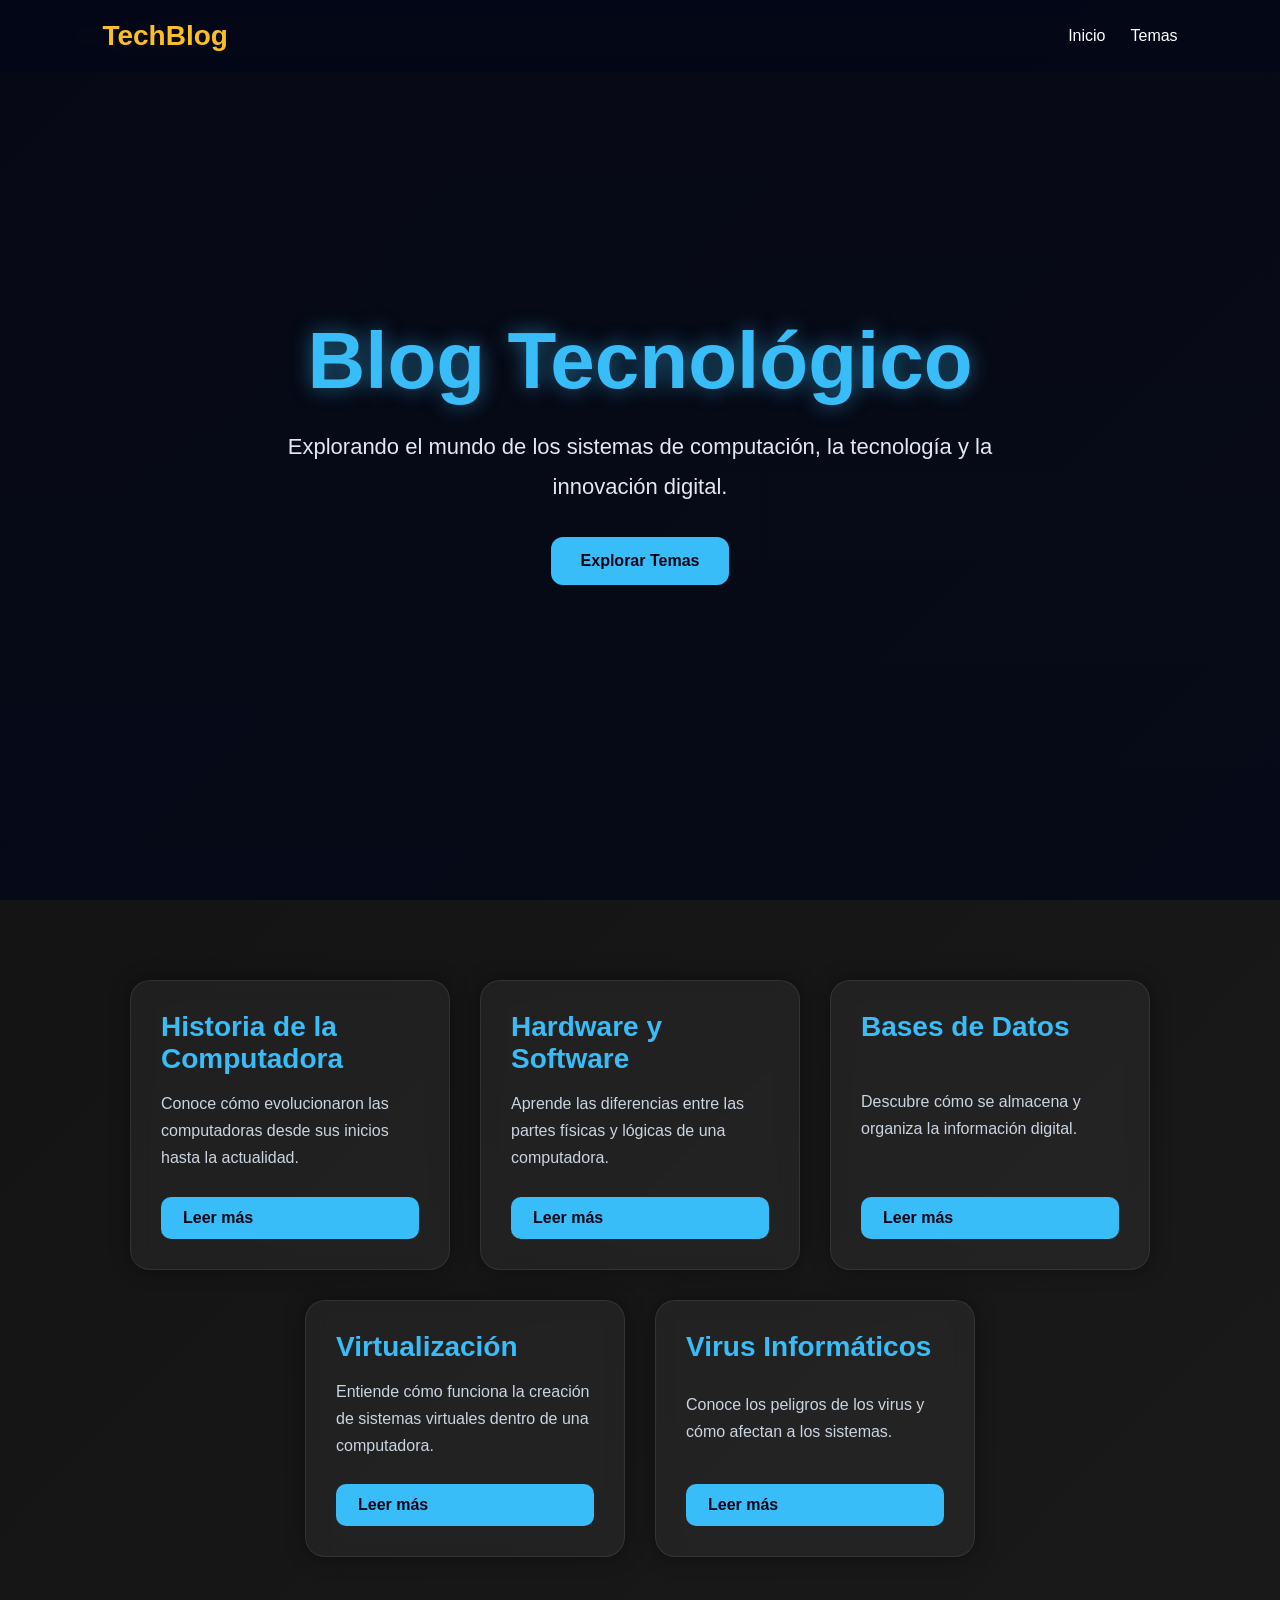
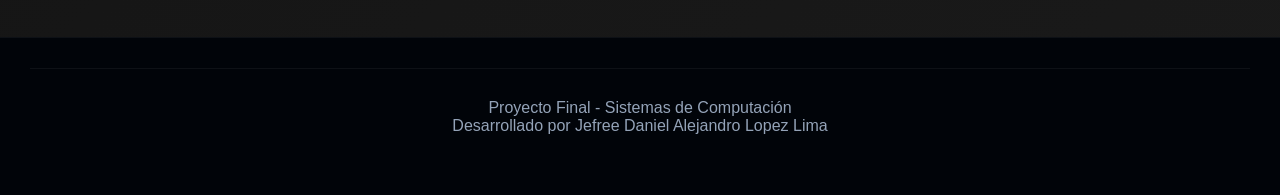
<file: index.html>
<!DOCTYPE html>
<html lang="es">
<head>
    <meta charset="UTF-8">
    <meta name="viewport" content="width=device-width, initial-scale=1.0">
    <title>Blog Académico</title>
    <link rel="stylesheet" href="estilos.css">
</head>
<body>

<nav>

    <div class="logo">
        TechBlog
    </div>

    <ul>
        <li><a href="index.html">Inicio</a></li>
        <li><a href="#temas">Temas</a></li>
    </ul>

</nav>

<header class="hero">


    <div class="overlay"></div>

    <div class="hero-contenido">
        <h1> Blog Tecnológico</h1>

        <p>
            Explorando el mundo de los sistemas de computación,
            la tecnología y la innovación digital.
        </p>

        <a href="#temas" class="hero-btn">Explorar Temas</a>
    </div>

</header>

<section class="contenedor" id="temas">

    <div class="tarjeta">
        <h2>Historia de la Computadora</h2>
        <p>Conoce cómo evolucionaron las computadoras desde sus inicios hasta la actualidad.</p>
        <a href="tema1.html">Leer más</a>
    </div>

    <div class="tarjeta">
        <h2>Hardware y Software</h2>
        <p>Aprende las diferencias entre las partes físicas y lógicas de una computadora.</p>
        <a href="tema2.html">Leer más</a>
    </div>

    <div class="tarjeta">
        <h2>Bases de Datos</h2>
        <p>Descubre cómo se almacena y organiza la información digital.</p>
        <a href="tema3.html">Leer más</a>
    </div>

    <div class="tarjeta">
        <h2>Virtualización</h2>
        <p>Entiende cómo funciona la creación de sistemas virtuales dentro de una computadora.</p>
        <a href="tema4.html">Leer más</a>
    </div>

    <div class="tarjeta">
        <h2>Virus Informáticos</h2>
        <p>Conoce los peligros de los virus y cómo afectan a los sistemas.</p>
        <a href="tema5.html">Leer más</a>
    </div>

</section>

<footer>
    <footer>
    <p> Proyecto Final - Sistemas de Computación</p>
    <p>Desarrollado por Jefree Daniel Alejandro Lopez Lima</p>
</footer>
</footer>

</body>
</html>
</file>
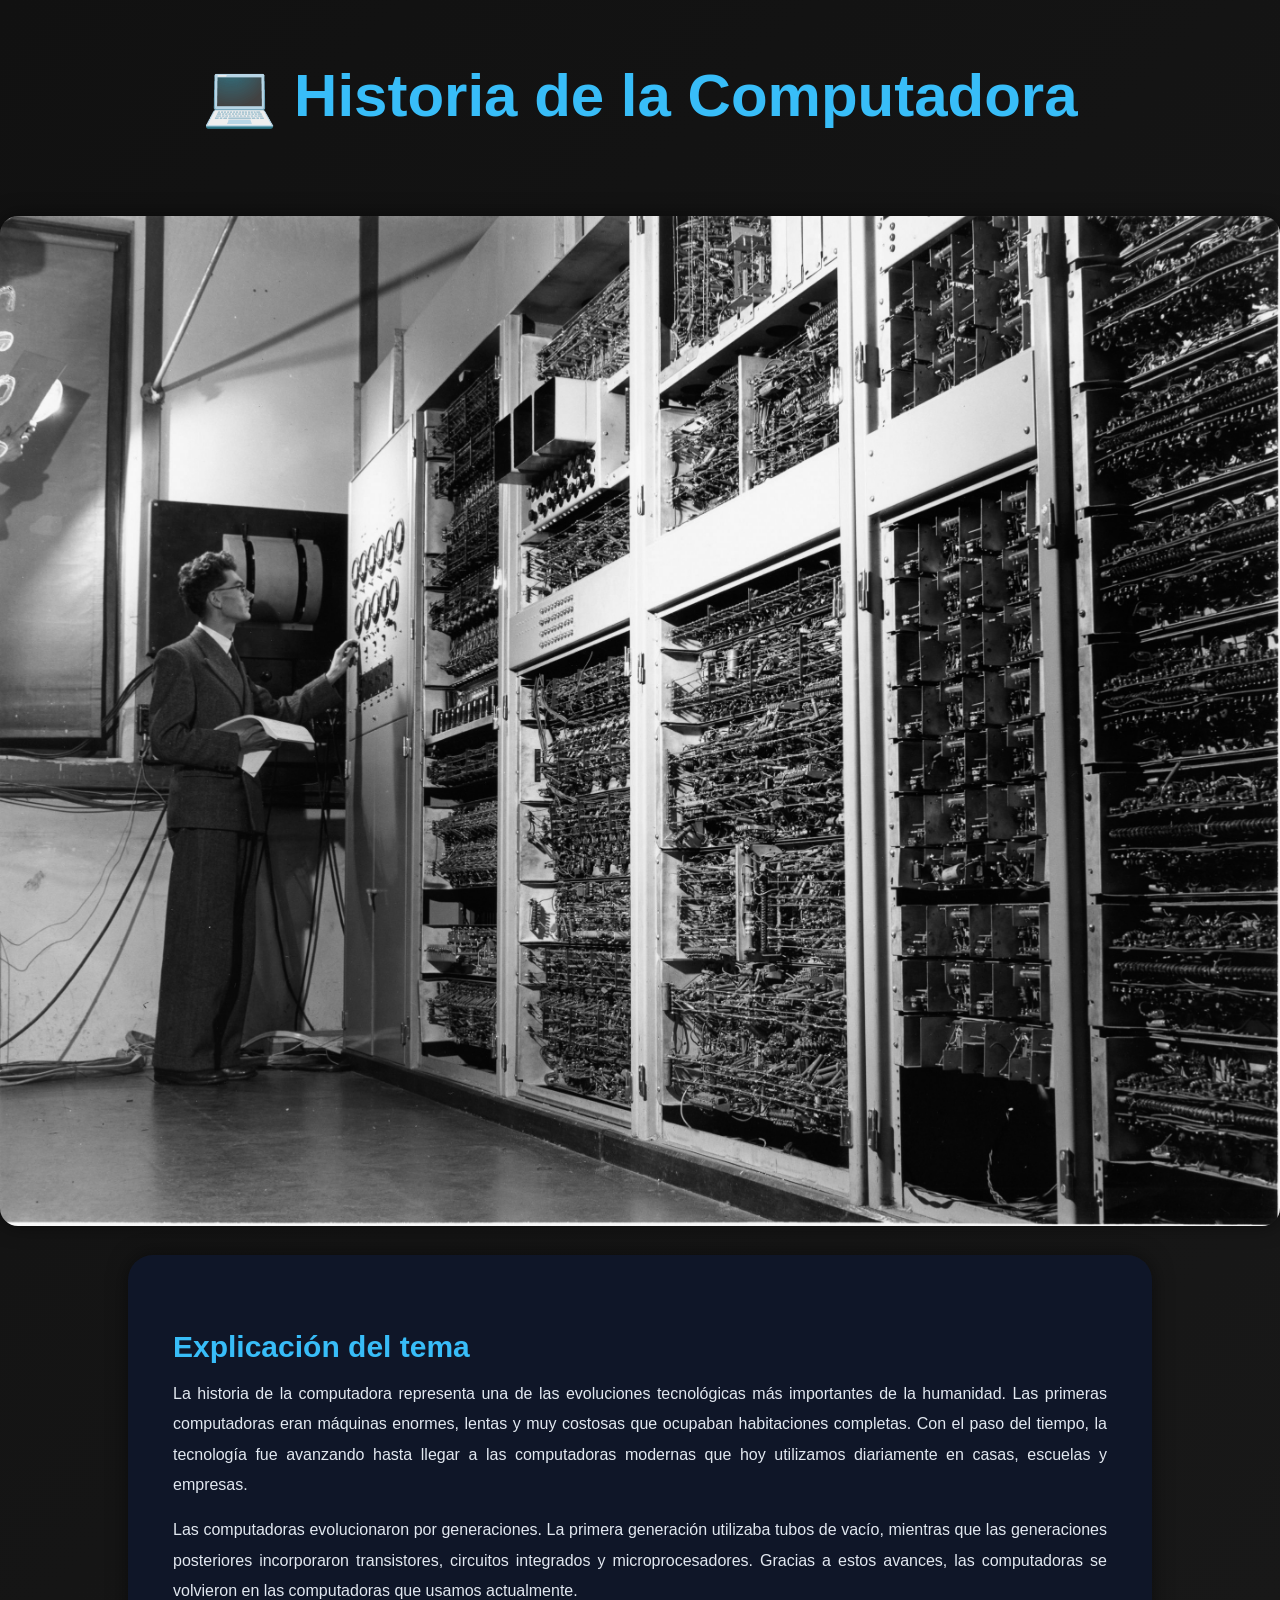
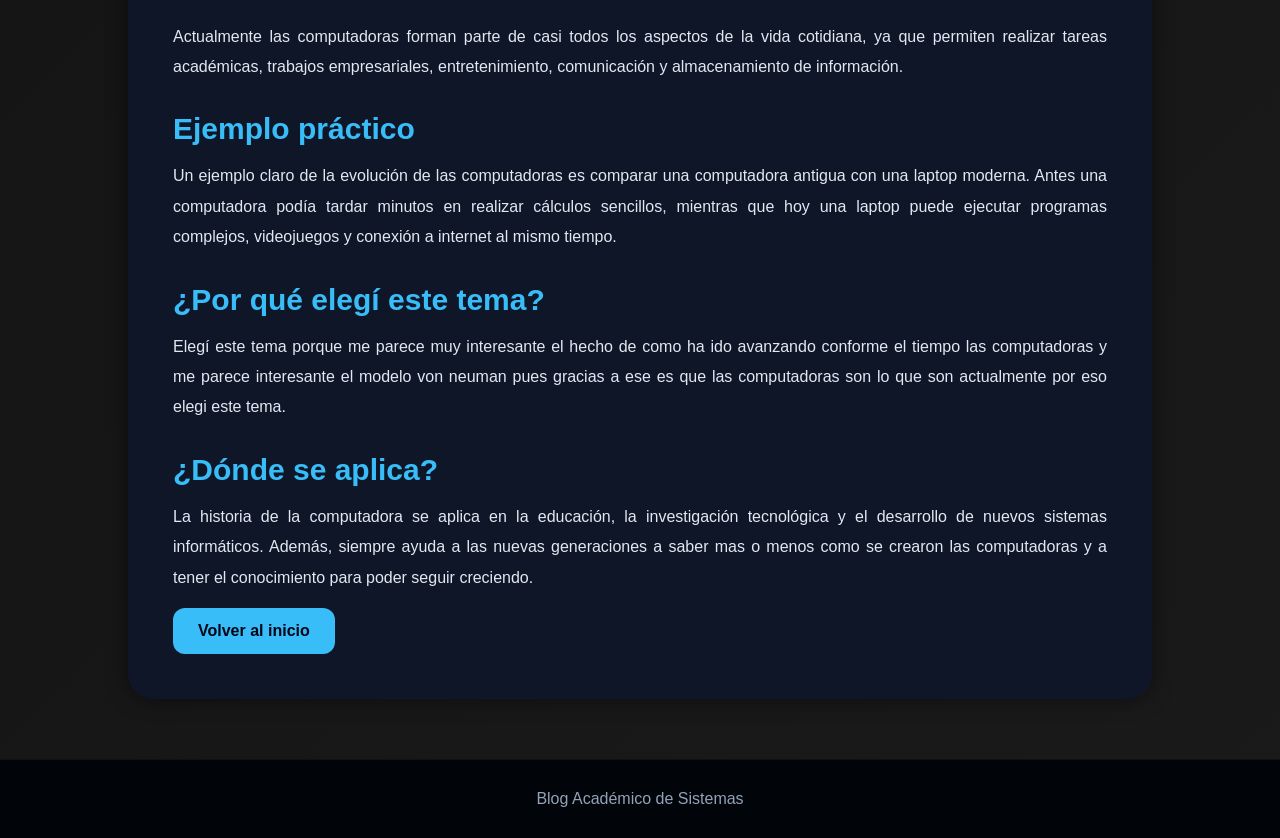
<file: tema1.html>
<!DOCTYPE html>
<html lang="es">
<head>
    <meta charset="UTF-8">
    <title>Historia de la Computadora</title>
    <link rel="stylesheet" href="estilos.css">
</head>
<body>

<header>
    <h1>💻 Historia de la Computadora</h1>
</header>

<img src="historia.jpg">

<section class="contenido">

<h2>Explicación del tema</h2>
<p>
La historia de la computadora representa una de las evoluciones tecnológicas más importantes de la humanidad. Las primeras computadoras eran máquinas enormes, lentas y muy costosas que ocupaban habitaciones completas. Con el paso del tiempo, la tecnología fue avanzando hasta llegar a las computadoras modernas que hoy utilizamos diariamente en casas, escuelas y empresas.
</p>

<p>
Las computadoras evolucionaron por generaciones. La primera generación utilizaba tubos de vacío, mientras que las generaciones posteriores incorporaron transistores, circuitos integrados y microprocesadores. Gracias a estos avances, las computadoras se volvieron en las computadoras que usamos actualmente.
</p>

<p>
Actualmente las computadoras forman parte de casi todos los aspectos de la vida cotidiana, ya que permiten realizar tareas académicas, trabajos empresariales, entretenimiento, comunicación y almacenamiento de información.
</p>

<h2>Ejemplo práctico</h2>
<p>
Un ejemplo claro de la evolución de las computadoras es comparar una computadora antigua con una laptop moderna. Antes una computadora podía tardar minutos en realizar cálculos sencillos, mientras que hoy una laptop puede ejecutar programas complejos, videojuegos y conexión a internet al mismo tiempo.
</p>

<h2>¿Por qué elegí este tema?</h2>
<p>
Elegí este tema porque me parece muy interesante el hecho de como ha ido avanzando conforme el tiempo las computadoras y me parece interesante el modelo von neuman pues gracias a ese es que las computadoras son lo que son actualmente por eso elegi este tema.
</p>

<h2>¿Dónde se aplica?</h2>
<p>
La historia de la computadora se aplica en la educación, la investigación tecnológica y el desarrollo de nuevos sistemas informáticos. Además, siempre ayuda a las nuevas generaciones a saber mas o menos como se crearon las computadoras y a tener el conocimiento para poder seguir creciendo.
</p>

<a class="boton" href="index.html">Volver al inicio</a>

</section>

<footer>
    <p>Blog Académico de Sistemas</p>
</footer>

</body>
</html>
</file>
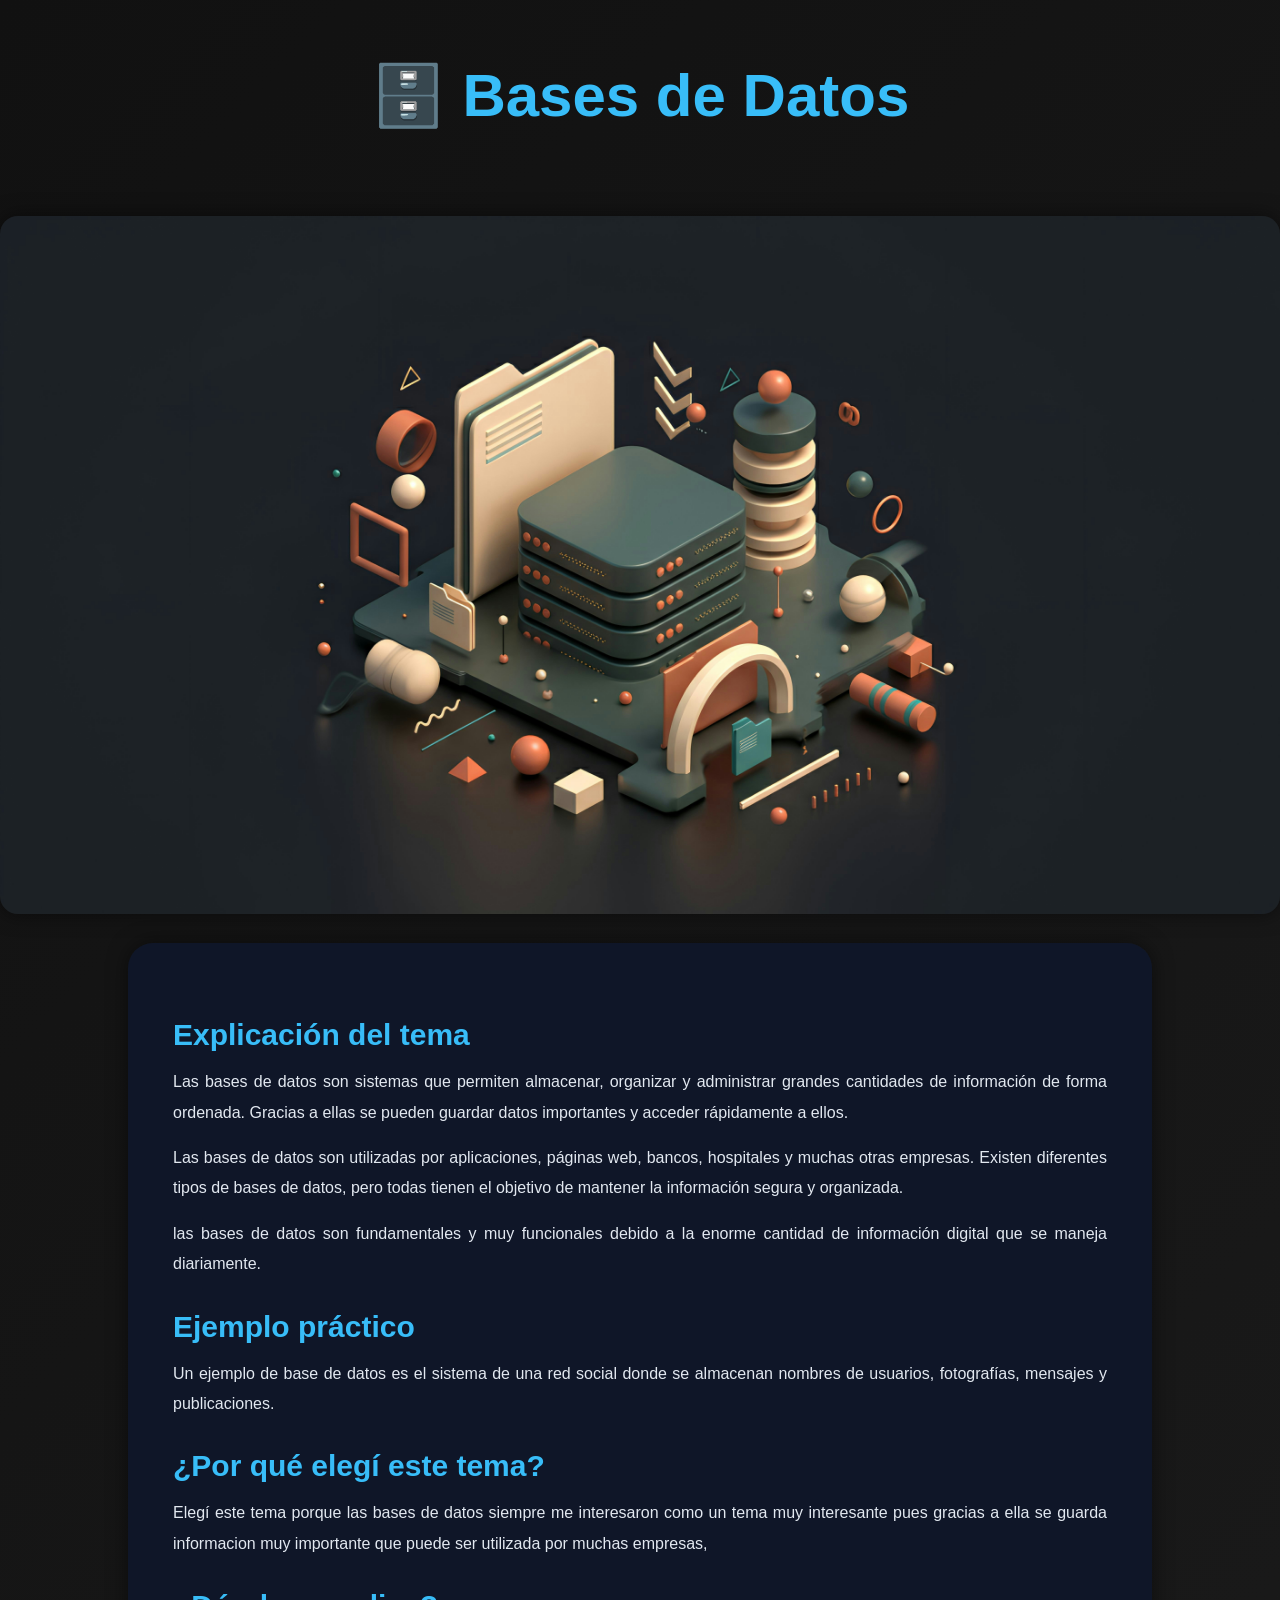
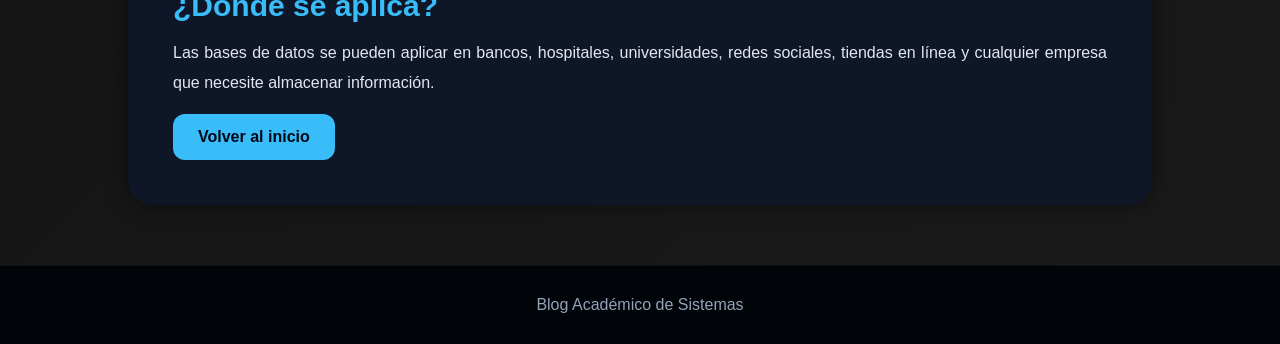
<file: tema3.html>
<!DOCTYPE html>
<html lang="es">
<head>
    <meta charset="UTF-8">
    <title>Bases de Datos</title>
    <link rel="stylesheet" href="estilos.css">
</head>
<body>

<header>
   <h1>🗄️ Bases de Datos</h1>
</header>

<img src="basedatos.jpg">

<section class="contenido">

<h2>Explicación del tema</h2>
<p>
Las bases de datos son sistemas que permiten almacenar, organizar y administrar grandes cantidades de información de forma ordenada. Gracias a ellas se  pueden guardar datos importantes y acceder rápidamente a ellos.
</p>

<p>
Las bases de datos son utilizadas por aplicaciones, páginas web, bancos, hospitales y muchas otras empresas. Existen diferentes tipos de bases de datos, pero todas tienen el objetivo de mantener la información segura y organizada.
</p>

<p>
las bases de datos son fundamentales y muy funcionales debido a la enorme cantidad de información digital que se maneja diariamente.
</p>

<h2>Ejemplo práctico</h2>
<p>
Un ejemplo de base de datos es el sistema de una red social donde se almacenan nombres de usuarios, fotografías, mensajes y publicaciones.
</p>

<h2>¿Por qué elegí este tema?</h2>
<p>
Elegí este tema porque las bases de datos siempre me interesaron como un tema muy interesante pues gracias a ella se guarda informacion muy importante que puede ser utilizada por muchas empresas,
</p>

<h2>¿Dónde se aplica?</h2>
<p>
Las bases de datos se pueden aplicar en bancos, hospitales, universidades, redes sociales, tiendas en línea y cualquier empresa que necesite almacenar información.
</p>

<a class="boton" href="index.html">Volver al inicio</a>

</section>

<footer>
    <p>Blog Académico de Sistemas</p>
</footer>

</body>
</html>
</file>
<file: estilos.css>
html{
    scroll-behavior: smooth;
}

*{
    margin: 0;
    padding: 0;
    box-sizing: border-box;
}



body{
    font-family: 'Segoe UI', sans-serif;
    background: linear-gradient(135deg,#111111,#1a1a1a);
    color: white;
}
nav{
    width: 100%;
    padding: 20px 8%;
    display: flex;
    justify-content: space-between;
    align-items: center;
    position: fixed;
    background: rgba(2,6,23,0.7);
    backdrop-filter: blur(10px);
    z-index: 1000;
}

.logo{
    font-size: 28px;
    font-weight: bold;
    color: #fbbf24;
}

nav ul{
    display: flex;
    list-style: none;
    gap: 25px;
}

nav a{
    text-decoration: none;
    color: white;
    transition: 0.3s;
}

nav a:hover{
    color: #38bdf8;
}
/* HERO */

.hero{
    height: 100vh;
    background:
    linear-gradient(rgba(2,6,23,0.7),
    rgba(2,6,23,0.8)),
    url('https://images.unsplash.com/photo-1518770660439-4636190af475?q=80&w=2070&auto=format&fit=crop');
    background-size: cover;
    background-position: center;
    display: flex;
    justify-content: center;
    align-items: center;
    text-align: center;
    padding: 20px;
}

.hero-contenido{
    max-width: 800px;
}

.hero h1{
    font-size: 80px;
    margin-bottom: 20px;
    color: #38bdf8;
    text-shadow: 0px 0px 20px rgba(56,189,248,0.5);
}

.hero p{
    font-size: 22px;
    line-height: 1.8;
    color: #e2e8f0;
    margin-bottom: 30px;
}

.hero-btn{
    display: inline-block;
    text-decoration: none;
    background: #38bdf8;
    color: #020617;
    padding: 15px 30px;
    border-radius: 12px;
    font-weight: bold;
    transition: 0.3s;
}

.hero-btn:hover{
    background: white;
    transform: scale(1.05);
}

/* CONTENEDOR */

.contenedor{
    width: 90%;
    margin: auto;
    display: flex;
    flex-wrap: wrap;
    justify-content: center;
    gap: 30px;
    padding-top: 80px;
    padding-bottom: 80px;
}

/* TARJETAS */

.tarjeta{
    background: rgba(255,255,255,0.05);
    width: 320px;
    padding: 30px;
    border-radius: 20px;
    border: 1px solid rgba(255,255,255,0.08);
    backdrop-filter: blur(10px);
    transition: 0.4s;
    box-shadow: 0px 0px 20px rgba(0,0,0,0.4);
    display: flex;
flex-direction: column;
justify-content: space-between;
}

.tarjeta:hover{
    transform: translateY(-12px);
    box-shadow: 0px 0px 25px rgba(56,189,248,0.4);
}

.tarjeta h2{
    color: #38bdf8;
    margin-bottom: 15px;
    font-size: 28px;
}

.tarjeta p{
    color: #cbd5e1;
    line-height: 1.7;
    margin-bottom: 25px;
    animation: aparecer 1s ease;
}

.tarjeta a{
    text-decoration: none;
    background: #38bdf8;
    color: #020617;
    padding: 12px 22px;
    border-radius: 10px;
    font-weight: bold;
    transition: 0.3s;
}

.tarjeta a:hover{
    background: white;
}

/* PAGINAS */

header{
    text-align: center;
    padding: 60px 20px;
}

header h1{
    font-size: 60px;
    color: #38bdf8;
}

.contenido{
    width: 80%;
    margin: auto;
    background: rgba(15,23,42,0.95);
    padding: 45px;
    border-radius: 25px;
    margin-bottom: 60px;
    box-shadow: 0px 0px 20px rgba(0,0,0,0.5);
}

.contenido h2{
    color: #38bdf8;
    margin-top: 30px;
    margin-bottom: 15px;
    font-size: 30px;
}

.contenido p{
    color: #e2e8f0;
    line-height: 1.9;
    margin-bottom: 15px;
    text-align: justify;
}

/* IMAGENES */

img{
    width: 100%;
    border-radius: 18px;
    margin-top: 25px;
    margin-bottom: 25px;
    box-shadow: 0px 0px 20px rgba(0,0,0,0.5);
}

/* BOTON */

.boton{
    display: inline-block;
    text-decoration: none;
    background: #38bdf8;
    color: #020617;
    padding: 14px 25px;
    border-radius: 12px;
    font-weight: bold;
    transition: 0.3s;
}

.boton:hover{
    background: white;
}
/* INTRO */

.intro{
    width: 80%;
    margin: auto;
    text-align: center;
    padding-top: 80px;
    padding-bottom: 30px;
}

.intro h2{
    color: #38bdf8;
    font-size: 40px;
    margin-bottom: 20px;
}

.intro p{
    color: #cbd5e1;
    font-size: 18px;
    line-height: 1.8;
}

/* FOOTER */

footer{
    text-align: center;
    padding: 30px;
    background: #010409;
    color: #94a3b8;
    border-top: 1px solid rgba(255,255,255,0.05);
}

/* RESPONSIVE */

@media(max-width:768px){

.hero h1{
    font-size: 50px;
}

.hero p{
    font-size: 18px;
}

.contenido{
    width: 92%;
    padding: 25px;
}

header h1{
    font-size: 40px;
}

}
@keyframes aparecer{

    from{
        opacity: 0;
        transform: translateY(20px);
    }

    to{
        opacity: 1;
        transform: translateY(0);
    }

}
</file>
